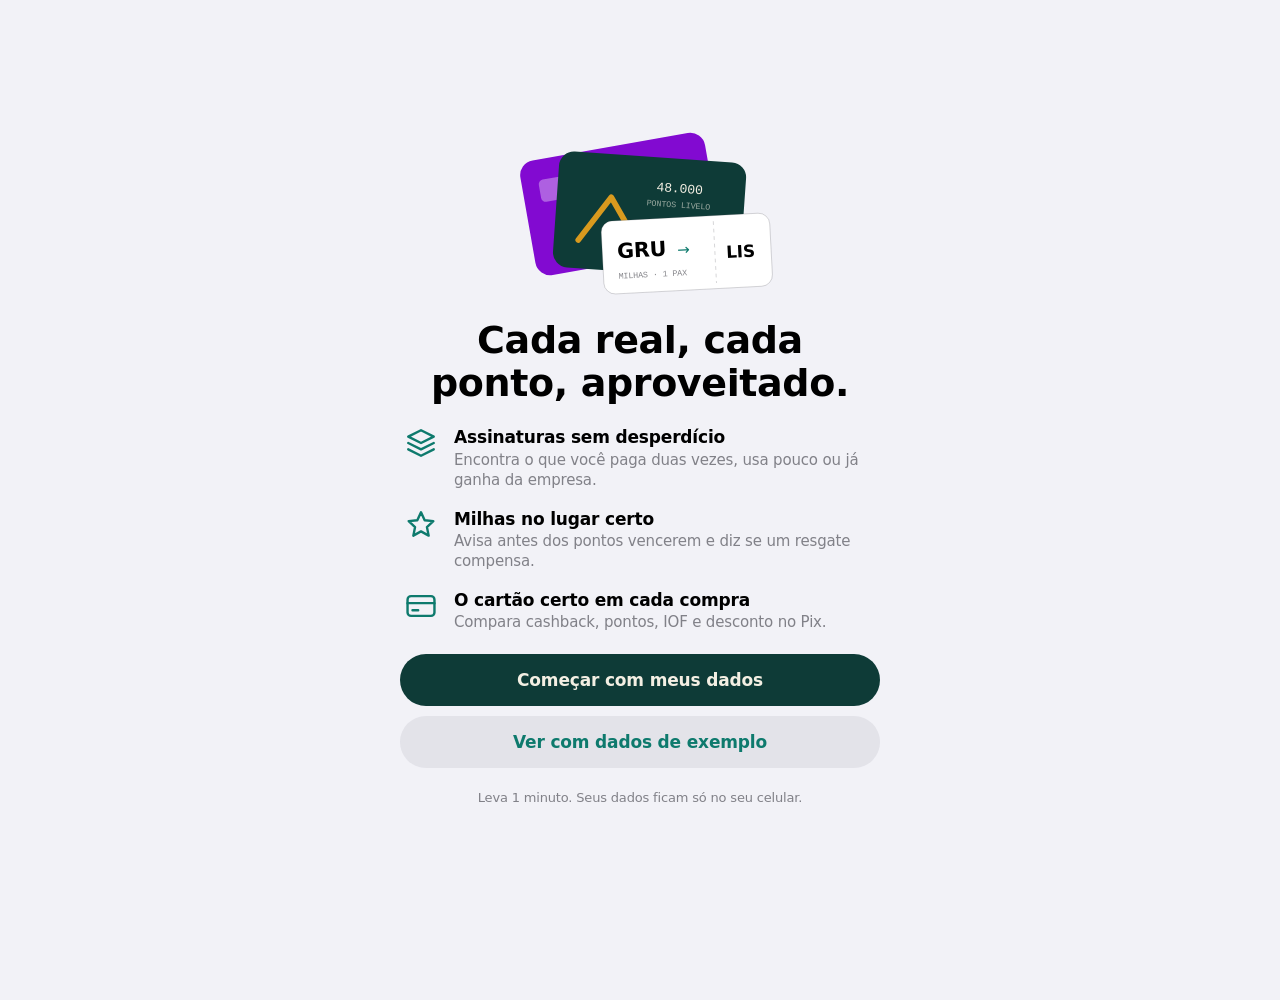
<file: index.html>
<!doctype html>
<html lang="pt-BR">
<head>
  <meta charset="utf-8">
  <meta name="viewport" content="width=device-width, initial-scale=1">
  <title>Milheiro</title>
  <!-- Se o GitHub Pages publicar a raiz do repositório, leva para o app em docs/. -->
  <meta http-equiv="refresh" content="0; url=docs/">
  <script>location.replace('docs/' + location.hash);</script>
</head>
<body style="font-family: -apple-system, system-ui, sans-serif; padding: 24px;">
  <p>Abrindo o Milheiro… <a href="docs/">Toque aqui se não abrir.</a></p>
</body>
</html>
</file>
<file: docs/css/app.css>
/* Milheiro — visual de app de iPhone.
   Layout: coluna única (até 560px); barra de navegação translúcida com título que aparece
   ao rolar; título grande no topo de cada aba; listas agrupadas arredondadas; barra de abas
   flutuante de vidro, como no iOS 26; folhas (sheets) que sobem de baixo.
   Identidade: verde-petróleo profundo (tinta de cartão premium) + ouro das milhas,
   sobre as cores de sistema do iOS. Números em fonte arredondada, como na Carteira. */
:root {
  --bg: #F2F2F7;
  --card: #FFFFFF;
  --card-2: rgba(118, 118, 128, 0.12);
  --sheet: #F2F2F7;
  --fg: #000000;
  --muted: rgba(60, 60, 67, 0.62);
  --faint: rgba(60, 60, 67, 0.32);
  --line: rgba(60, 60, 67, 0.22);
  --ink: #0E3B37;
  --ink-2: #062824;
  --paper-on-ink: #F3EFE3;
  --gold: #D99A1E;
  --accent: #0E7A6D;
  --accent-soft: rgba(14, 122, 109, 0.12);
  --good: #1F8A3E;
  --good-soft: rgba(52, 199, 89, 0.16);
  --warn: #B35A00;
  --warn-soft: rgba(255, 149, 0, 0.16);
  --bad: #D70015;
  --bad-soft: rgba(255, 59, 48, 0.13);
  --switch-on: #34C759;
  --glass: rgba(255, 255, 255, 0.72);
  --glass-edge: rgba(0, 0, 0, 0.08);
  --bar: rgba(242, 242, 247, 0.82);
  --tab-on: rgba(14, 122, 109, 0.13);
  --toast-bg: rgba(28, 28, 30, 0.9);
  --toast-act: #5BD6C2;
  --shadow-sm: 0 1px 2px rgba(0, 0, 0, 0.04);
  --shadow-lg: 0 12px 34px rgba(0, 0, 0, 0.16);
  --c-video: #3F5BD9; --c-music: #1A9E6E; --c-gym: #D9475C; --c-shipping: #D99A1E; --c-delivery: #E06A2B;
  --c-mobility: #6B7280; --c-cloud: #2F8FD1; --c-ai: #8B5CF6; --c-club: #0E7A6D; --c-other: #94A3B8;

  --body: -apple-system, BlinkMacSystemFont, "SF Pro Text", system-ui, "Segoe UI", Roboto, "Helvetica Neue", sans-serif;
  --rounded: ui-rounded, "SF Pro Rounded", -apple-system, BlinkMacSystemFont, system-ui, "Segoe UI", Roboto, sans-serif;
  --mono: ui-monospace, "SF Mono", Menlo, monospace;
  --display: var(--rounded);
  --r: 22px;
  --tab-h: 62px;
  --tab-gap: max(10px, calc(env(safe-area-inset-bottom, 0px) - 10px));
}
@media (prefers-color-scheme: dark) {
  :root:not([data-theme="light"]) {
    --bg: #000000; --card: #1C1C1E; --card-2: rgba(118, 118, 128, 0.24); --sheet: #1C1C1E;
    --fg: #FFFFFF; --muted: rgba(235, 235, 245, 0.62); --faint: rgba(235, 235, 245, 0.3); --line: rgba(84, 84, 88, 0.6);
    --ink: #13453F; --ink-2: #082824; --paper-on-ink: #F3EFE3; --gold: #EDB548;
    --accent: #43C2AE; --accent-soft: rgba(67, 194, 174, 0.16);
    --good: #30D158; --good-soft: rgba(48, 209, 88, 0.18); --warn: #FF9F0A; --warn-soft: rgba(255, 159, 10, 0.18);
    --bad: #FF453A; --bad-soft: rgba(255, 69, 58, 0.18); --switch-on: #30D158;
    --glass: rgba(44, 44, 46, 0.66); --glass-edge: rgba(255, 255, 255, 0.12); --bar: rgba(0, 0, 0, 0.72);
    --tab-on: rgba(67, 194, 174, 0.2); --toast-bg: rgba(58, 58, 60, 0.94); --toast-act: #5BD6C2;
    --shadow-sm: 0 0 0 rgba(0, 0, 0, 0); --shadow-lg: 0 12px 34px rgba(0, 0, 0, 0.5);
    --c-video: #7189F0; --c-music: #3DC495; --c-gym: #F0728A; --c-shipping: #EDB548; --c-delivery: #F28F55;
    --c-mobility: #9CA3AF; --c-cloud: #5BB3EE; --c-ai: #A78BFA; --c-club: #43C2AE; --c-other: #64748B;
    color-scheme: dark;
  }
}
:root[data-theme="dark"] {
  --bg: #000000; --card: #1C1C1E; --card-2: rgba(118, 118, 128, 0.24); --sheet: #1C1C1E;
  --fg: #FFFFFF; --muted: rgba(235, 235, 245, 0.62); --faint: rgba(235, 235, 245, 0.3); --line: rgba(84, 84, 88, 0.6);
  --ink: #13453F; --ink-2: #082824; --paper-on-ink: #F3EFE3; --gold: #EDB548;
  --accent: #43C2AE; --accent-soft: rgba(67, 194, 174, 0.16);
  --good: #30D158; --good-soft: rgba(48, 209, 88, 0.18); --warn: #FF9F0A; --warn-soft: rgba(255, 159, 10, 0.18);
  --bad: #FF453A; --bad-soft: rgba(255, 69, 58, 0.18); --switch-on: #30D158;
  --glass: rgba(44, 44, 46, 0.66); --glass-edge: rgba(255, 255, 255, 0.12); --bar: rgba(0, 0, 0, 0.72);
  --tab-on: rgba(67, 194, 174, 0.2); --toast-bg: rgba(58, 58, 60, 0.94); --toast-act: #5BD6C2;
  --shadow-sm: 0 0 0 rgba(0, 0, 0, 0); --shadow-lg: 0 12px 34px rgba(0, 0, 0, 0.5);
  --c-video: #7189F0; --c-music: #3DC495; --c-gym: #F0728A; --c-shipping: #EDB548; --c-delivery: #F28F55;
  --c-mobility: #9CA3AF; --c-cloud: #5BB3EE; --c-ai: #A78BFA; --c-club: #43C2AE; --c-other: #64748B;
  color-scheme: dark;
}

*, *::before, *::after { box-sizing: border-box; }
html { -webkit-text-size-adjust: 100%; }
html.locked { overflow: hidden; }
body {
  margin: 0;
  background: var(--bg);
  color: var(--fg);
  font: 17px/1.3 var(--body);
  letter-spacing: -0.01em;
  -webkit-font-smoothing: antialiased;
  -webkit-tap-highlight-color: transparent;
}
.in-artifact body::before { content: ""; position: fixed; inset: 0 0 auto; height: env(safe-area-inset-top, 0px); z-index: 30; background: var(--bg); }
[hidden] { display: none !important; }
button, input, select, textarea { font: inherit; color: inherit; letter-spacing: inherit; }
button, a, label, [data-act] { touch-action: manipulation; }
button { cursor: pointer; -webkit-user-select: none; user-select: none; }
:focus-visible { outline: 2px solid var(--accent); outline-offset: 2px; border-radius: 8px; }
h1, h2, h3 { margin: 0; line-height: 1.2; text-wrap: balance; }
h2 { font-size: 22px; font-weight: 700; letter-spacing: 0.01em; }
h3 { font-size: 17px; font-weight: 600; }
p { margin: 0; }
.num { font-family: var(--rounded); font-variant-numeric: tabular-nums; }
.muted { color: var(--muted); }
.small { font-size: 13px; }
.center { text-align: center; }
.i { width: 22px; height: 22px; fill: none; stroke: currentColor; stroke-width: 1.8; stroke-linecap: round; stroke-linejoin: round; flex: none; }
.i.flip { transform: scaleX(-1); }
.i.inline { width: 17px; height: 17px; vertical-align: -3px; color: var(--accent); }

#app {
  max-width: 560px;
  margin: 0 auto;
  min-height: 100vh;
  padding-bottom: calc(var(--tab-h) + var(--tab-gap) + 28px);
}

/* ---------- barra de navegação ---------- */
.nav {
  position: sticky; top: 0; z-index: 20;
  display: flex; align-items: center; justify-content: center;
  height: calc(44px + env(safe-area-inset-top, 0px));
  padding-top: env(safe-area-inset-top, 0px);
  padding-left: max(16px, env(safe-area-inset-left, 0px));
  padding-right: max(16px, env(safe-area-inset-right, 0px));
  transition: background-color .2s, border-color .2s;
  border-bottom: 0.5px solid transparent;
}
.in-artifact .nav { top: env(safe-area-inset-top, 0px); height: 44px; padding-top: 0; }
.nav.scrolled {
  background: var(--bar);
  -webkit-backdrop-filter: blur(20px) saturate(180%);
  backdrop-filter: blur(20px) saturate(180%);
  border-bottom-color: var(--line);
}
.nav-title { font-size: 17px; font-weight: 600; opacity: 0; transform: translateY(4px); transition: opacity .2s, transform .2s; }
.nav.scrolled .nav-title { opacity: 1; transform: none; }
.nav-btn {
  position: absolute; right: max(12px, env(safe-area-inset-right, 0px)); bottom: 4px;
  display: grid; place-items: center; width: 36px; height: 36px; border-radius: 50%;
  border: 0.5px solid var(--glass-edge); background: var(--glass); color: var(--fg);
  -webkit-backdrop-filter: blur(16px) saturate(180%); backdrop-filter: blur(16px) saturate(180%);
}
.nav-btn .i { width: 20px; height: 20px; }

.view {
  display: flex; flex-direction: column; gap: 22px;
  padding-left: max(16px, env(safe-area-inset-left, 0px));
  padding-right: max(16px, env(safe-area-inset-right, 0px));
  padding-block: 0 8px;
}
.large-title, .page-head h1 { font-size: 34px; line-height: 41px; font-weight: 700; letter-spacing: 0.011em; }

.example-bar { display: flex; gap: 10px; align-items: center; justify-content: space-between; padding: 10px 10px 10px 16px; border-radius: 16px; background: var(--warn-soft); font-size: 15px; }
.example-bar button { border: 0; background: var(--fg); color: var(--bg); border-radius: 999px; padding: 7px 12px; font-weight: 600; font-size: 13px; white-space: nowrap; }

/* ---------- barra de abas flutuante ---------- */
.tabbar {
  position: fixed; z-index: 25;
  left: max(12px, env(safe-area-inset-left, 0px)); right: max(12px, env(safe-area-inset-right, 0px));
  bottom: var(--tab-gap);
  max-width: 536px; margin: 0 auto;
  display: grid; grid-template-columns: repeat(5, 1fr); gap: 2px;
  height: var(--tab-h); padding: 5px;
  border-radius: 999px;
  background: var(--glass);
  border: 0.5px solid var(--glass-edge);
  box-shadow: var(--shadow-lg);
  -webkit-backdrop-filter: blur(24px) saturate(190%);
  backdrop-filter: blur(24px) saturate(190%);
}
.tab {
  display: flex; flex-direction: column; align-items: center; justify-content: center; gap: 1px;
  border-radius: 999px; color: var(--fg); text-decoration: none;
  font-size: 10px; font-weight: 600; letter-spacing: 0;
  transition: background-color .2s, color .2s;
}
.tab .i { width: 24px; height: 24px; }
.tab.on { color: var(--accent); background: var(--tab-on); }
.tab.on .i { stroke-width: 2.2; }

/* ---------- botões ---------- */
.btn {
  display: inline-flex; align-items: center; justify-content: center; gap: 6px;
  border: 0; border-radius: 999px; padding: 13px 20px;
  font-size: 17px; font-weight: 600;
  background: var(--ink); color: var(--paper-on-ink);
  transition: transform .12s, opacity .12s;
}
.btn:active { transform: scale(0.97); opacity: 0.85; }
.btn .i { width: 18px; height: 18px; }
.btn-ghost { background: var(--card-2); color: var(--accent); }
.btn-small { padding: 7px 14px; font-size: 15px; }
.btn-wide { width: 100%; }
.btn.danger { color: var(--bad); }
.btn.danger-fill { background: var(--bad); color: #FFFFFF; }
.link { display: inline-flex; align-items: center; gap: 4px; border: 0; background: none; color: var(--accent); font-size: 15px; font-weight: 500; padding: 4px 0; }
.link .i { width: 17px; height: 17px; }
.icon-btn { display: inline-grid; place-items: center; width: 40px; height: 40px; border-radius: 50%; border: 0; background: transparent; color: var(--accent); flex: none; }
.icon-btn.tiny { width: 28px; height: 28px; background: var(--card-2); color: var(--muted); }
.icon-btn.tiny .i { width: 14px; height: 14px; stroke-width: 2.4; }

/* ---------- Início ---------- */
.install-banner { display: flex; align-items: center; gap: 12px; padding: 12px 10px 12px 12px; border-radius: var(--r); background: var(--card); box-shadow: var(--shadow-sm); }
.install-banner > div { flex: 1; min-width: 0; display: flex; flex-direction: column; gap: 2px; }
.install-banner b { font-size: 15px; }
.install-banner p { font-size: 13px; line-height: 18px; color: var(--muted); }
.app-tile { width: 48px; height: 48px; border-radius: 12px; overflow: hidden; flex: none; box-shadow: 0 1px 3px rgba(0, 0, 0, 0.18); }
.app-tile .mark { width: 100%; height: 100%; display: block; }

.hero {
  position: relative; overflow: hidden;
  display: flex; flex-direction: column; gap: 16px;
  padding: 20px; border-radius: 28px;
  background: linear-gradient(150deg, var(--ink), var(--ink-2));
  color: var(--paper-on-ink);
  box-shadow: 0 14px 30px -16px rgba(6, 40, 36, 0.7);
}
.hero::after { content: ""; position: absolute; right: -70px; top: -70px; width: 220px; height: 220px; border-radius: 50%; border: 28px solid color-mix(in srgb, var(--gold) 15%, transparent); pointer-events: none; }
.eyebrow { font-size: 12px; text-transform: uppercase; letter-spacing: 0.06em; font-weight: 600; opacity: 0.8; }
.hero-grid { display: grid; grid-template-columns: 124px 1fr; gap: 18px; align-items: center; }
.ring { position: relative; width: 124px; height: 124px; }
.ring svg { width: 100%; height: 100%; transform: rotate(-90deg); }
.ring circle { fill: none; stroke-width: 10; }
.ring-track { stroke: color-mix(in srgb, var(--paper-on-ink) 14%, transparent); }
.ring-val { stroke: var(--gold); stroke-linecap: round; }
.ring-good .ring-val { stroke: #5FD39B; }
.ring-bad .ring-val { stroke: #FF8D7A; }
.ring-label { position: absolute; inset: 0; display: grid; place-content: center; text-align: center; }
.ring-label b { font-family: var(--rounded); font-size: 38px; line-height: 1; font-weight: 700; font-variant-numeric: tabular-nums; }
.ring-label span { font-size: 9px; text-transform: uppercase; letter-spacing: 0.08em; opacity: 0.75; margin-top: 4px; font-weight: 600; }
.hero-stats { display: flex; flex-direction: column; gap: 12px; min-width: 0; }
.stat { display: flex; flex-direction: column; }
.stat span { font-size: 13px; opacity: 0.75; }
.stat b { font-size: 22px; font-weight: 600; line-height: 1.2; }
.stat small { font-size: 12px; opacity: 0.65; }
.stat-save b { color: var(--gold); }
.wallet-strip { display: flex; align-items: center; gap: 10px; width: 100%; border: 0; text-align: left; border-radius: 16px; padding: 12px 14px; background: color-mix(in srgb, var(--paper-on-ink) 10%, transparent); color: inherit; font-size: 15px; }
.wallet-strip .i:first-child { color: var(--gold); }
.wallet-strip span:nth-of-type(1) { flex: 1; }
.wallet-strip .muted { color: inherit; opacity: 0.7; }
.wallet-strip .i:last-child { width: 16px; height: 16px; opacity: 0.6; }
.company-note { display: flex; gap: 8px; align-items: flex-start; font-size: 13px; line-height: 18px; opacity: 0.92; }
.company-note .i { color: var(--gold); width: 18px; height: 18px; }

.quick { display: flex; gap: 10px; overflow-x: auto; margin: -4px calc(-1 * max(16px, env(safe-area-inset-left, 0px))) 0; padding: 4px max(16px, env(safe-area-inset-left, 0px)) 6px; scrollbar-width: none; scroll-snap-type: x proximity; }
.quick::-webkit-scrollbar { display: none; }
.quick button {
  flex: none; scroll-snap-align: start;
  display: flex; flex-direction: column; justify-content: space-between; align-items: flex-start; gap: 14px;
  width: 112px; min-height: 104px; padding: 14px;
  border: 0; border-radius: var(--r); background: var(--card); box-shadow: var(--shadow-sm);
  text-align: left; font-size: 15px; font-weight: 600; line-height: 1.2;
}
.quick button .i { width: 30px; height: 30px; padding: 6px; border-radius: 9px; background: var(--accent-soft); color: var(--accent); }
.quick button:active { transform: scale(0.97); }

.setup { display: flex; gap: 12px; align-items: center; padding: 14px; border-radius: var(--r); background: var(--card); box-shadow: var(--shadow-sm); }
.setup > .i { width: 30px; height: 30px; padding: 6px; border-radius: 9px; background: var(--accent); color: #FFFFFF; }
.setup div { flex: 1; min-width: 0; }
.setup b { font-size: 15px; }
.setup p { font-size: 13px; line-height: 18px; color: var(--muted); }

.block { display: flex; flex-direction: column; gap: 10px; }
.block-head { display: flex; align-items: baseline; justify-content: space-between; gap: 12px; padding-inline: 4px; }

.insights { list-style: none; margin: 0; padding: 0; display: flex; flex-direction: column; gap: 10px; }
.insight { display: flex; flex-direction: column; gap: 6px; padding: 16px; border-radius: var(--r); background: var(--card); box-shadow: var(--shadow-sm); animation: rise .35s both; }
.insights li:nth-child(2) { animation-delay: .04s; } .insights li:nth-child(3) { animation-delay: .08s; } .insights li:nth-child(4) { animation-delay: .12s; }
@keyframes rise { from { transform: translateY(6px); opacity: 0.5; } to { transform: none; opacity: 1; } }
.insight-top { display: flex; align-items: center; gap: 8px; }
.insight-top .icon-btn { margin-left: auto; }
.kind { display: inline-flex; align-items: center; gap: 6px; font-size: 12px; font-weight: 600; text-transform: uppercase; letter-spacing: 0.04em; color: var(--muted); }
.kind::before { content: ""; width: 8px; height: 8px; border-radius: 50%; background: var(--sev, var(--muted)); }
.sev-high { --sev: var(--bad); }
.sev-med { --sev: var(--warn); }
.sev-low { --sev: var(--accent); }
.sev-info { --sev: var(--gold); }
.sev-good { --sev: var(--good); }
.insight h3 { font-size: 17px; line-height: 22px; }
.insight p { font-size: 15px; line-height: 20px; color: var(--muted); }
.insight-actions { display: flex; flex-wrap: wrap; gap: 8px; margin-top: 4px; }

.pill { display: inline-flex; align-items: center; padding: 2px 9px; border-radius: 999px; font-size: 12px; font-weight: 600; font-family: var(--rounded); font-variant-numeric: tabular-nums; white-space: nowrap; }
.pill-save { background: var(--good-soft); color: var(--good); }
.pill-risk { background: var(--bad-soft); color: var(--bad); }
.pill-warn { background: var(--warn-soft); color: var(--warn); }
.pill-muted { background: var(--card-2); color: var(--muted); }
.pill-company { background: var(--accent-soft); color: var(--accent); font-family: var(--body); }
.v-good { background: var(--good-soft); color: var(--good); }
.v-warn { background: var(--warn-soft); color: var(--warn); }
.v-bad { background: var(--bad-soft); color: var(--bad); }

.empty { display: flex; flex-direction: column; align-items: center; text-align: center; gap: 10px; padding: 24px 18px; border: 1.5px dashed var(--line); border-radius: var(--r); color: var(--muted); font-size: 15px; }
.empty .i { width: 30px; height: 30px; color: var(--accent); }

.timeline { list-style: none; margin: 0; padding: 0; background: var(--card); border-radius: var(--r); overflow: hidden; box-shadow: var(--shadow-sm); }
.tl { position: relative; display: flex; align-items: center; gap: 12px; min-height: 62px; padding: 10px 16px; }
.tl + .tl::before { content: ""; position: absolute; top: 0; left: 72px; right: 0; height: 0.5px; background: var(--line); }
.tl-date { width: 44px; flex: none; display: flex; flex-direction: column-reverse; align-items: center; padding: 3px 0 4px; border-radius: 10px; background: var(--card-2); }
.tl-date b { font-family: var(--rounded); font-size: 20px; line-height: 1.05; font-weight: 600; }
.tl-date span { font-size: 10px; font-weight: 700; text-transform: uppercase; letter-spacing: 0.04em; color: #FF3B30; }
.tl-expire .tl-date { background: var(--bad-soft); }
.tl-trip .tl-date span { color: var(--accent); }
.tl-main { flex: 1; min-width: 0; display: flex; flex-direction: column; }
.tl-main b { font-size: 15px; font-weight: 600; overflow: hidden; text-overflow: ellipsis; white-space: nowrap; }
.tl-main span { font-size: 13px; color: var(--muted); }
.tl > .num { font-size: 15px; }

/* ---------- páginas ---------- */
.page-head { display: flex; flex-direction: column; gap: 10px; }
.lede { color: var(--muted); font-size: 15px; line-height: 20px; max-width: 46ch; }
.big-number { display: flex; flex-direction: column; }
.big-number b { font-size: 30px; font-weight: 600; line-height: 1.15; }
.big-number span { color: var(--muted); font-size: 15px; }
.catbar { display: flex; height: 10px; border-radius: 999px; overflow: hidden; gap: 2px; }
.catbar span { min-width: 4px; }
.legend { list-style: none; margin: 0; padding: 0; display: grid; grid-template-columns: 1fr 1fr; gap: 4px 16px; font-size: 13px; color: var(--muted); }
.legend li { display: flex; align-items: center; gap: 6px; min-width: 0; }
.legend i { width: 9px; height: 9px; border-radius: 3px; flex: none; }
.legend b { margin-left: auto; color: var(--fg); font-weight: 500; }
.cat-video { background: var(--c-video); } .cat-music { background: var(--c-music); } .cat-gym { background: var(--c-gym); }
.cat-shipping { background: var(--c-shipping); } .cat-delivery { background: var(--c-delivery); } .cat-mobility { background: var(--c-mobility); }
.cat-cloud { background: var(--c-cloud); } .cat-ai { background: var(--c-ai); } .cat-club { background: var(--c-club); } .cat-other { background: var(--c-other); }

.seg { display: flex; gap: 2px; padding: 3px; border-radius: 999px; background: var(--card-2); overflow-x: auto; scrollbar-width: none; }
.seg::-webkit-scrollbar { display: none; }
.seg button { flex: 1; border: 0; background: transparent; padding: 7px 10px; border-radius: 999px; font-size: 13px; font-weight: 600; color: var(--fg); white-space: nowrap; }
.seg button.on { background: var(--card); box-shadow: 0 2px 6px rgba(0, 0, 0, 0.12), 0 0 0 0.5px rgba(0, 0, 0, 0.04); }
.seg-sm button { padding: 7px 8px; }

.group { display: flex; flex-direction: column; gap: 6px; }
.group-title { padding-inline: 16px; font-size: 13px; font-weight: 400; text-transform: uppercase; letter-spacing: 0.02em; color: var(--muted); }
.rows { list-style: none; margin: 0; padding: 0; background: var(--card); border-radius: var(--r); overflow: hidden; box-shadow: var(--shadow-sm); }
.row { position: relative; display: flex; align-items: center; gap: 12px; min-height: 64px; padding: 10px 6px 10px 16px; cursor: pointer; }
.row + .row::before { content: ""; position: absolute; top: 0; left: 68px; right: 0; height: 0.5px; background: var(--line); }
.row:active { background: var(--card-2); }
.row.paused { opacity: 0.5; }
.row-main { flex: 1; min-width: 0; }
.row-title { font-size: 17px; font-weight: 400; overflow: hidden; text-overflow: ellipsis; white-space: nowrap; }
.row-meta { font-size: 13px; color: var(--muted); overflow: hidden; text-overflow: ellipsis; white-space: nowrap; }
.row-end { display: flex; flex-direction: column; align-items: flex-end; text-align: right; }
.row-end b { font-size: 17px; font-weight: 500; }
.row-end small { font-size: 12px; color: var(--muted); }
.usage { font-size: 12px; color: var(--muted); }
.u-rarely { color: var(--bad); font-weight: 600; }

.logo { display: inline-grid; place-items: center; width: 40px; height: 40px; border-radius: 10px; background: var(--lc); color: var(--lf); font-family: var(--rounded); font-weight: 800; font-size: 14px; letter-spacing: -0.02em; flex: none; box-shadow: inset 0 0 0 0.5px rgba(0, 0, 0, 0.1); }
.logo.sm { width: 29px; height: 29px; border-radius: 7px; font-size: 11px; }
.logo.lg { width: 56px; height: 56px; border-radius: 13px; font-size: 19px; }

.fab {
  position: fixed; z-index: 22;
  right: max(16px, calc(50% - 280px + 16px));
  bottom: calc(var(--tab-gap) + var(--tab-h) + 14px);
  display: grid; place-items: center; width: 56px; height: 56px; border-radius: 50%; border: 0;
  background: var(--ink); color: var(--paper-on-ink); box-shadow: var(--shadow-lg);
}
.fab .i { width: 26px; height: 26px; stroke-width: 2.2; }

/* ---------- Milhas ---------- */
.passes { display: grid; grid-template-columns: 1fr 1fr; gap: 10px; }
.pass { position: relative; display: flex; flex-direction: column; gap: 6px; min-height: 128px; padding: 14px; overflow: hidden; border: 0; border-radius: 20px; text-align: left; background: var(--lc); color: var(--lf); box-shadow: 0 6px 16px -8px rgba(0, 0, 0, 0.5); }
.pass::before { content: ""; position: absolute; inset: 0; background: linear-gradient(160deg, rgba(255, 255, 255, 0.18), rgba(255, 255, 255, 0) 55%); pointer-events: none; }
.pass::after { content: ""; position: absolute; right: -24px; bottom: -40px; width: 110px; height: 110px; border-radius: 50%; background: rgba(255, 255, 255, 0.1); }
.pass-top { position: relative; display: flex; justify-content: space-between; align-items: baseline; gap: 6px; }
.pass-name { font-size: 15px; font-weight: 700; }
.pass-kind { font-size: 10px; font-weight: 600; text-transform: uppercase; letter-spacing: 0.06em; opacity: 0.75; }
.pass-bal { position: relative; margin-top: auto; font-size: 25px; font-weight: 600; }
.pass-bottom { position: relative; z-index: 1; display: flex; justify-content: space-between; align-items: center; gap: 6px; flex-wrap: wrap; font-size: 13px; }
.pass .pill { font-size: 11px; padding: 2px 7px; }
.pass .pill-muted { background: rgba(255, 255, 255, 0.2); color: inherit; }
.pass .pill-warn { background: rgba(255, 255, 255, 0.92); color: #8A4600; }
.pass .pill-risk { background: rgba(255, 255, 255, 0.95); color: #C00012; }

.tool { padding: 18px 16px; border-radius: 24px; background: var(--card); box-shadow: var(--shadow-sm); }
.tool .block-head { padding-inline: 0; }
.tool h2 { font-size: 20px; }
.out { display: flex; flex-direction: column; gap: 10px; }
.out:empty { display: none; }
.verdict { display: flex; flex-direction: column; gap: 2px; padding: 12px 14px; border-radius: 16px; }
.verdict b { font-family: var(--rounded); font-size: 20px; }
.verdict span { color: var(--fg); font-size: 15px; }
.meter { position: relative; height: 8px; margin-top: 6px; border-radius: 999px; background: linear-gradient(90deg, #FF3B30, #FF9500 45%, #34C759 75%); }
.meter span { position: absolute; top: 50%; width: 20px; height: 20px; border-radius: 50%; background: #FFFFFF; box-shadow: 0 1px 4px rgba(0, 0, 0, 0.35); transform: translate(-50%, -50%); transition: left .4s cubic-bezier(.2, .8, .2, 1); }
.meter i { position: absolute; top: -4px; bottom: -4px; width: 2px; background: var(--fg); opacity: 0.35; }
.meter-legend { display: flex; justify-content: space-between; font-size: 12px; color: var(--muted); }
.xfer { display: grid; grid-template-columns: 1fr auto 1fr; align-items: center; gap: 10px; padding: 12px; border-radius: 16px; background: var(--card-2); }
.xfer > div { display: flex; flex-direction: column; min-width: 0; }
.xfer > div:last-child { text-align: right; }
.xfer span, .xfer small { font-size: 13px; color: var(--muted); }
.xfer b { font-size: 20px; font-weight: 600; }
.xfer .i { color: var(--accent); }

/* ---------- formulários ---------- */
.form { display: flex; flex-direction: column; gap: 14px; margin-block: 12px; }
.field { display: flex; flex-direction: column; gap: 6px; min-width: 0; }
.field-label { padding-inline: 4px; font-size: 13px; font-weight: 500; color: var(--muted); }
.hint { padding-inline: 4px; font-size: 12px; color: var(--muted); }
.field input, .field select, .offer input, .offer select, .refs input {
  -webkit-appearance: none; appearance: none;
  display: block; width: 100%; min-width: 0; min-height: 44px;
  padding: 10px 12px; border: 0; border-radius: 12px;
  background: var(--card-2); font-size: 17px;
}
.sheet .field input, .sheet .field select, .sheet .offer input, .sheet .offer select, .sheet .refs input { background: var(--card); }
.field select, .offer select {
  padding-right: 32px;
  background-image: url("data:image/svg+xml,%3Csvg xmlns='http://www.w3.org/2000/svg' width='12' height='12' viewBox='0 0 24 24' fill='none' stroke='%238E8E93' stroke-width='3' stroke-linecap='round' stroke-linejoin='round'%3E%3Cpath d='M7 9l5 5 5-5'/%3E%3C/svg%3E");
  background-repeat: no-repeat; background-position: right 12px center;
}
.field input:focus, .field select:focus, .offer input:focus, .offer select:focus, .refs input:focus { outline: 2px solid var(--accent); outline-offset: -2px; }
.two { display: grid; grid-template-columns: 1fr 1fr; gap: 10px; }
.three { display: grid; grid-template-columns: repeat(3, 1fr); gap: 10px; }
.chips { display: flex; flex-wrap: wrap; gap: 6px; }
.chip { display: inline-flex; align-items: center; gap: 6px; padding: 7px 13px; border: 0; border-radius: 999px; background: var(--card-2); color: var(--fg); font-size: 15px; font-weight: 500; text-decoration: none; }
.sheet .chip { background: var(--card); }
.chip .i { width: 14px; height: 14px; }
.chip.on, .sheet .chip.on { background: var(--ink); color: var(--paper-on-ink); }
.switches { border-radius: 14px; background: var(--card); overflow: hidden; }
.switch-row { display: flex; align-items: center; justify-content: space-between; gap: 12px; min-height: 50px; padding: 8px 16px; font-size: 17px; }
.switch-row + .switch-row { border-top: 0.5px solid var(--line); }
.switch-row input { accent-color: var(--switch-on); flex: none; }
.note { display: flex; gap: 8px; align-items: flex-start; padding: 11px 13px; border-radius: 14px; background: var(--card-2); color: var(--muted); font-size: 13px; line-height: 18px; }
.note .i { width: 18px; height: 18px; flex: none; }
.note.warn { background: var(--warn-soft); color: var(--fg); }
.note.good { background: var(--good-soft); color: var(--fg); }
.note.good .i { color: var(--good); }
.search { display: flex; align-items: center; gap: 8px; padding: 0 12px; border-radius: 12px; background: var(--card-2); color: var(--muted); }
.search input { flex: 1; min-width: 0; padding: 10px 0; border: 0; background: transparent; outline: none; color: var(--fg); font-size: 17px; }
.search .i { width: 18px; height: 18px; }
.svc-grid { display: grid; grid-template-columns: repeat(3, 1fr); gap: 8px; margin-top: 12px; }
.svc { display: flex; flex-direction: column; align-items: center; gap: 6px; padding: 12px 6px; border: 0; border-radius: 18px; background: var(--card); text-align: center; }
.svc span { font-size: 13px; font-weight: 600; line-height: 1.2; }
.svc small { font-size: 11px; line-height: 1.2; color: var(--muted); }
.refs { display: grid; grid-template-columns: 1fr 1fr; gap: 8px; }
.refs label { display: flex; align-items: center; gap: 8px; min-width: 0; font-size: 13px; }
.refs label span { flex: 1; min-width: 0; overflow: hidden; text-overflow: ellipsis; white-space: nowrap; }
.refs input { width: 72px; flex: none; padding: 8px; text-align: right; font-family: var(--rounded); }

.amount-in { display: flex; align-items: center; gap: 8px; padding-bottom: 6px; border-bottom: 1px solid var(--line); }
.amount-in:focus-within { border-color: var(--accent); }
.amount-in span { font-family: var(--rounded); font-size: 26px; color: var(--muted); }
.amount-in input { flex: 1; min-width: 0; padding: 0; border: 0; background: transparent; outline: none; font-family: var(--rounded); font-size: 40px; font-weight: 600; font-variant-numeric: tabular-nums; }
.amount-in .icon-btn { background: var(--card-2); }
.winner { display: flex; flex-direction: column; align-items: flex-start; gap: 8px; padding: 18px; border-radius: 24px; background: linear-gradient(150deg, var(--ink), var(--ink-2)); color: var(--paper-on-ink); }
.winner-main { display: flex; align-items: center; gap: 10px; font-size: 22px; }
.winner p { opacity: 0.92; font-size: 15px; line-height: 20px; }
.winner b { color: var(--gold); }
.winner-main b { color: inherit; }
.winner .btn-ghost { background: color-mix(in srgb, var(--paper-on-ink) 14%, transparent); color: inherit; }

.ranking { list-style: none; margin: 0; padding: 0; display: flex; flex-direction: column; background: var(--card); border-radius: 18px; overflow: hidden; }
.ranking li { position: relative; display: flex; flex-direction: column; gap: 3px; padding: 12px 14px; }
.ranking li + li::before { content: ""; position: absolute; top: 0; left: 14px; right: 0; height: 0.5px; background: var(--line); }
.ranking li.win { background: var(--good-soft); }
.ranking li.nope { opacity: 0.6; }
.ranking.compact li { padding: 10px 14px; }
.rk-top { display: flex; align-items: center; gap: 8px; flex-wrap: wrap; font-size: 15px; }
.rk-cost { margin-left: auto; font-weight: 600; }
.tool .ranking, .sheet .ranking { border: 0.5px solid var(--line); }

/* ---------- Viagens ---------- */
.tickets { display: flex; flex-direction: column; gap: 12px; }
.ticket { position: relative; display: grid; grid-template-columns: 1fr 112px; padding: 0; border: 0; border-radius: 22px; overflow: hidden; text-align: left; background: var(--card); box-shadow: var(--shadow-sm); }
.ticket-main { display: flex; flex-direction: column; gap: 6px; min-width: 0; padding: 16px; }
.t-codes { display: flex; align-items: center; gap: 10px; font-family: var(--rounded); font-size: 30px; font-weight: 800; letter-spacing: 0.02em; }
.t-codes .i { width: 22px; height: 22px; color: var(--accent); }
.i.rot { transform: rotate(90deg); }
.t-sub { font-size: 13px; color: var(--muted); overflow: hidden; text-overflow: ellipsis; white-space: nowrap; }
.ticket-stub { position: relative; display: flex; flex-direction: column; justify-content: center; gap: 2px; padding: 16px 12px; border-left: 2px dashed var(--line); background: var(--card-2); }
.ticket-stub b { font-size: 15px; line-height: 1.2; }
.ticket-stub::before, .ticket-stub::after { content: ""; position: absolute; left: -10px; width: 18px; height: 18px; border-radius: 50%; background: var(--bg); }
.ticket-stub::before { top: -9px; } .ticket-stub::after { bottom: -9px; }
.perks { list-style: none; margin: 0; padding: 0; display: flex; flex-direction: column; background: var(--card); border-radius: var(--r); overflow: hidden; }
.perks li { position: relative; display: flex; gap: 12px; align-items: flex-start; padding: 12px 16px; }
.perks li + li::before { content: ""; position: absolute; top: 0; left: 50px; right: 0; height: 0.5px; background: var(--line); }
.perks .i { color: var(--good); margin-top: 1px; }
.perks div { display: flex; flex-direction: column; min-width: 0; font-size: 15px; }
.perks span { color: var(--muted); font-size: 13px; line-height: 18px; }
.search-links { display: flex; flex-direction: column; gap: 6px; }
.offers { list-style: none; margin: 0; padding: 0; display: flex; flex-direction: column; gap: 8px; }
.offer { display: grid; grid-template-columns: auto 1fr auto; gap: 8px; align-items: center; }
.offer-miles { grid-template-columns: 1.3fr 1fr .8fr auto; }
.offer-tag { padding: 0 6px; font-family: var(--rounded); font-weight: 600; color: var(--muted); }

/* ---------- folha (sheet) ---------- */
.sheet { position: fixed; inset: 0; z-index: 50; }
.sheet-backdrop { position: absolute; inset: 0; background: rgba(0, 0, 0, 0.35); opacity: 0; transition: opacity .25s; }
.sheet-panel {
  position: absolute; left: 0; right: 0; bottom: 0; margin: 0 auto;
  display: flex; flex-direction: column; max-width: 560px; max-height: 92vh;
  border-radius: 34px 34px 0 0; background: var(--sheet);
  box-shadow: 0 -8px 30px rgba(0, 0, 0, 0.12);
  transform: translateY(100%); transition: transform .32s cubic-bezier(.2, .8, .2, 1);
  padding-bottom: env(safe-area-inset-bottom, 0px);
}
.sheet.open .sheet-backdrop { opacity: 1; }
.sheet.open .sheet-panel { transform: translateY(0); }
.sheet-grip { flex: none; width: 36px; height: 5px; margin: 7px auto 0; border-radius: 999px; background: var(--faint); }
.sheet-head { flex: none; display: grid; grid-template-columns: 44px 1fr 44px; align-items: center; gap: 8px; padding: 4px 12px 6px; }
.sheet-title { grid-column: 2; text-align: center; font-size: 17px; font-weight: 600; overflow: hidden; text-overflow: ellipsis; white-space: nowrap; }
.sheet-x { justify-self: end; width: 32px; height: 32px; background: var(--card-2); color: var(--muted); }
.sheet-x .i { width: 15px; height: 15px; stroke-width: 2.6; }
.sheet-body { overflow-y: auto; overscroll-behavior: contain; padding: 4px max(16px, env(safe-area-inset-right, 0px)) 22px max(16px, env(safe-area-inset-left, 0px)); }
.sheet-hero { display: flex; align-items: center; gap: 12px; }
.sheet-hero > div { flex: 1; display: flex; flex-direction: column; min-width: 0; }
.sheet-hero b { font-size: 20px; }
.sheet-hero span { font-size: 13px; color: var(--muted); }
.sheet-actions { position: sticky; bottom: -22px; display: flex; flex-wrap: wrap; justify-content: flex-end; gap: 8px; margin-top: 16px; padding-block: 12px; background: var(--sheet); }
.sheet-actions .btn:last-child { flex: 1; max-width: 240px; }
.confirm { display: flex; flex-wrap: wrap; align-items: center; gap: 8px; margin-top: 14px; padding: 10px 12px; border-radius: 14px; background: var(--bad-soft); font-size: 15px; }
.confirm span { flex: 1; min-width: 140px; }
.settings-list { display: flex; flex-direction: column; margin-top: 8px; border-radius: 14px; background: var(--card); overflow: hidden; }
.settings-list > * { position: relative; display: flex; align-items: center; gap: 12px; padding: 10px 14px; border: 0; background: transparent; text-align: left; cursor: pointer; }
.settings-list > * + *::before { content: ""; position: absolute; top: 0; left: 56px; right: 0; height: 0.5px; background: var(--line); }
.settings-list span { display: flex; flex-direction: column; min-width: 0; font-size: 17px; }
.settings-list b { font-weight: 400; }
.settings-list small { color: var(--muted); font-size: 13px; }
.settings-list .i { width: 30px; height: 30px; padding: 6px; border-radius: 8px; background: var(--accent); color: #FFFFFF; }
.settings-list .danger b { color: var(--bad); }
.settings-list .danger .i { background: var(--bad); }

.install-steps { display: flex; flex-direction: column; gap: 16px; }
.install-hero { display: flex; align-items: center; gap: 14px; }
.install-hero .app-tile { width: 64px; height: 64px; border-radius: 15px; }
.install-hero div { display: flex; flex-direction: column; gap: 2px; }
.install-hero b { font-size: 20px; }
.install-hero span { color: var(--muted); font-size: 15px; line-height: 20px; }
.steps { list-style: none; margin: 0; padding: 0; display: flex; flex-direction: column; border-radius: 16px; background: var(--card); overflow: hidden; }
.steps li { position: relative; display: flex; align-items: center; gap: 12px; padding: 12px 14px; font-size: 15px; line-height: 20px; }
.steps li + li::before { content: ""; position: absolute; top: 0; left: 52px; right: 0; height: 0.5px; background: var(--line); }
.step-n { display: grid; place-items: center; width: 26px; height: 26px; flex: none; border-radius: 50%; background: var(--ink); color: var(--paper-on-ink); font-family: var(--rounded); font-size: 14px; font-weight: 700; }

/* ---------- primeiro acesso ---------- */
.ob { min-height: 100vh; display: flex; flex-direction: column; padding-left: max(20px, env(safe-area-inset-left, 0px)); padding-right: max(20px, env(safe-area-inset-right, 0px)); padding-block: calc(env(safe-area-inset-top, 0px) + 12px) 0; }
.in-artifact .ob { padding-top: 12px; }
.ob-welcome { justify-content: center; gap: 8px; max-width: 520px; margin: 0 auto; }
.ob-art { display: grid; place-items: center; }
.art { width: min(300px, 100%); height: auto; animation: float 6s ease-in-out infinite; }
@keyframes float { 50% { transform: translateY(-6px); } }
.a-ink { fill: var(--ink); } .a-gold-stroke { stroke: var(--gold); } .a-on-ink { fill: var(--paper-on-ink); }
.a-card { fill: var(--card); stroke: var(--line); } .a-line { stroke: var(--line); } .a-fg { fill: var(--fg); }
.a-muted { fill: var(--muted); } .a-accent { fill: var(--accent); }
.a-mono { font-family: var(--mono); } .a-display { font-family: var(--rounded); }
.ob-copy { display: flex; flex-direction: column; gap: 22px; }
.ob-copy h1 { font-size: clamp(32px, 9vw, 38px); line-height: 1.12; font-weight: 800; letter-spacing: -0.01em; text-align: center; }
.features { list-style: none; margin: 0; padding: 0 4px; display: flex; flex-direction: column; gap: 18px; }
.features li { display: flex; gap: 16px; align-items: flex-start; }
.features .i { width: 34px; height: 34px; color: var(--accent); stroke-width: 1.7; }
.features div { display: flex; flex-direction: column; gap: 1px; }
.features b { font-size: 17px; font-weight: 600; }
.features span { color: var(--muted); font-size: 15px; line-height: 20px; }
.ob-actions { display: flex; flex-direction: column; gap: 10px; }
.ob-actions .btn { padding: 15px; }
.ob-head { display: flex; align-items: center; justify-content: space-between; }
.ob-head > span { width: 40px; }
.ob-dots { display: flex; gap: 6px; }
.ob-dots i { width: 22px; height: 5px; border-radius: 999px; background: var(--faint); transition: background-color .3s; }
.ob-dots i.on { background: var(--accent); }
.ob-body { flex: 1; display: flex; flex-direction: column; gap: 12px; padding-block: 12px 20px; }
.ob-body h2 { font-size: 30px; line-height: 1.15; font-weight: 700; }
.ob-body > p { color: var(--muted); font-size: 17px; }
.ob-grid { display: grid; grid-template-columns: 1fr 1fr; gap: 8px; }
.ob-chip { position: relative; display: flex; align-items: center; gap: 10px; min-width: 0; padding: 10px; border: 1.5px solid transparent; border-radius: 16px; background: var(--card); text-align: left; font-size: 15px; font-weight: 600; transition: border-color .15s, background-color .15s; }
.ob-chip span { flex: 1; min-width: 0; line-height: 1.2; }
.ob-chip em { position: absolute; top: -8px; right: 8px; padding: 1px 7px; border-radius: 999px; background: var(--ink); color: var(--paper-on-ink); font-style: normal; font-size: 10px; font-weight: 700; text-transform: uppercase; letter-spacing: 0.05em; }
.ob-chip.on { border-color: var(--accent); background: var(--accent-soft); }
.ob-chip.company { border-color: var(--gold); }
.ob-chip.company em { background: var(--gold); color: #1D1503; }
.ob-foot { position: sticky; bottom: 0; padding-block: 12px calc(12px + env(safe-area-inset-bottom, 0px)); background: linear-gradient(transparent, var(--bg) 30%); }
.ob-foot .btn { padding: 15px; }

/* ---------- aviso rápido ---------- */
#toast {
  position: fixed; z-index: 60; left: 50%;
  bottom: calc(var(--tab-gap) + var(--tab-h) + 14px);
  display: flex; align-items: center; gap: 12px;
  width: max-content; max-width: min(92vw, 520px);
  padding: 12px 18px; border-radius: 999px;
  background: var(--toast-bg); color: #FFFFFF;
  -webkit-backdrop-filter: blur(16px); backdrop-filter: blur(16px);
  font-size: 15px; font-weight: 500; line-height: 1.3;
  box-shadow: 0 10px 30px rgba(0, 0, 0, 0.25);
  opacity: 0; pointer-events: none; transform: translate(-50%, 16px);
  transition: opacity .2s, transform .25s;
}
#toast.show { opacity: 1; transform: translate(-50%, 0); }
#toast.has-act { pointer-events: auto; }
.toast-act { flex: none; color: var(--toast-act); font-weight: 600; text-decoration: none; }

@media (max-width: 380px) {
  .hero-grid { grid-template-columns: 104px 1fr; gap: 12px; }
  .ring { width: 104px; height: 104px; }
  .ring-label b { font-size: 32px; }
  .three { grid-template-columns: 1fr 1fr; }
  .svc-grid { grid-template-columns: 1fr 1fr; }
  .offer-miles { grid-template-columns: 1fr 1fr; }
  .offer-miles select { grid-column: 1 / -1; }
  .tab span { font-size: 9px; }
}
@media (prefers-reduced-motion: reduce) {
  *, *::before, *::after { animation: none !important; transition: none !important; }
}
</file>
